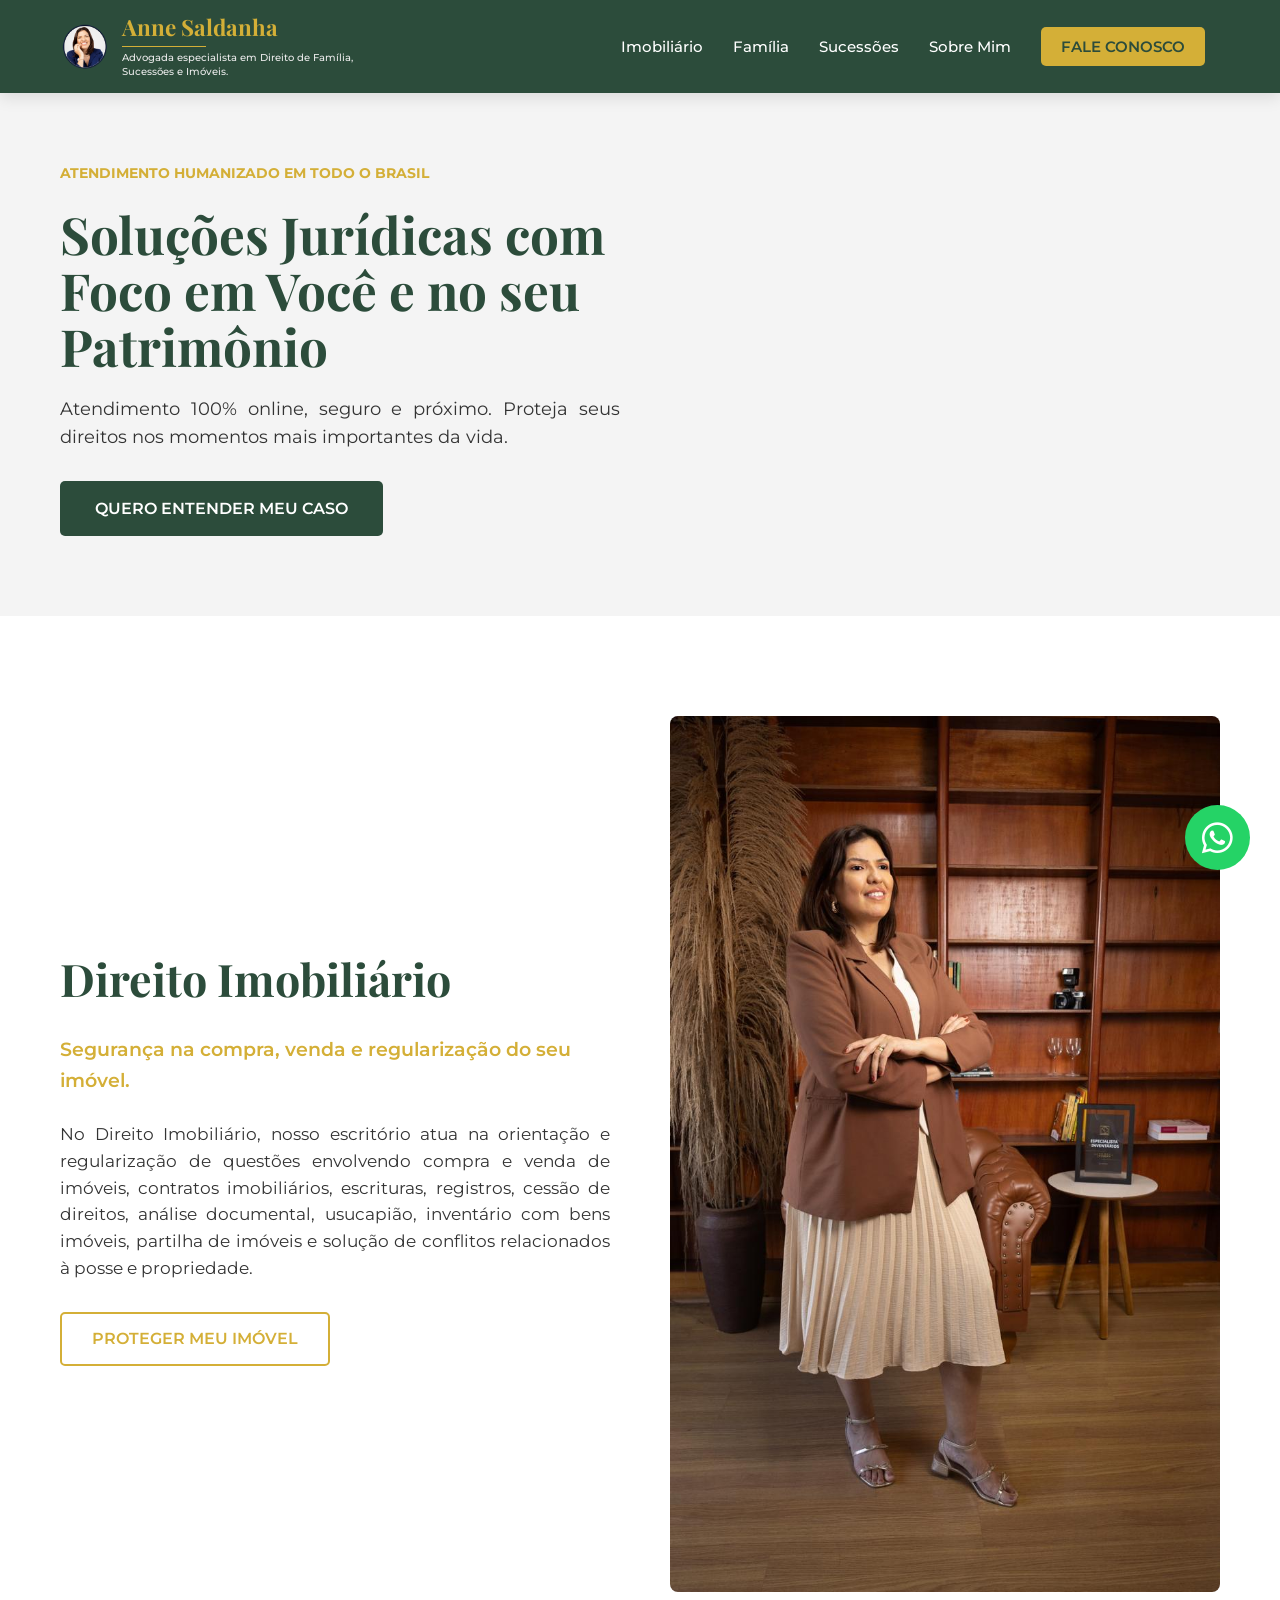
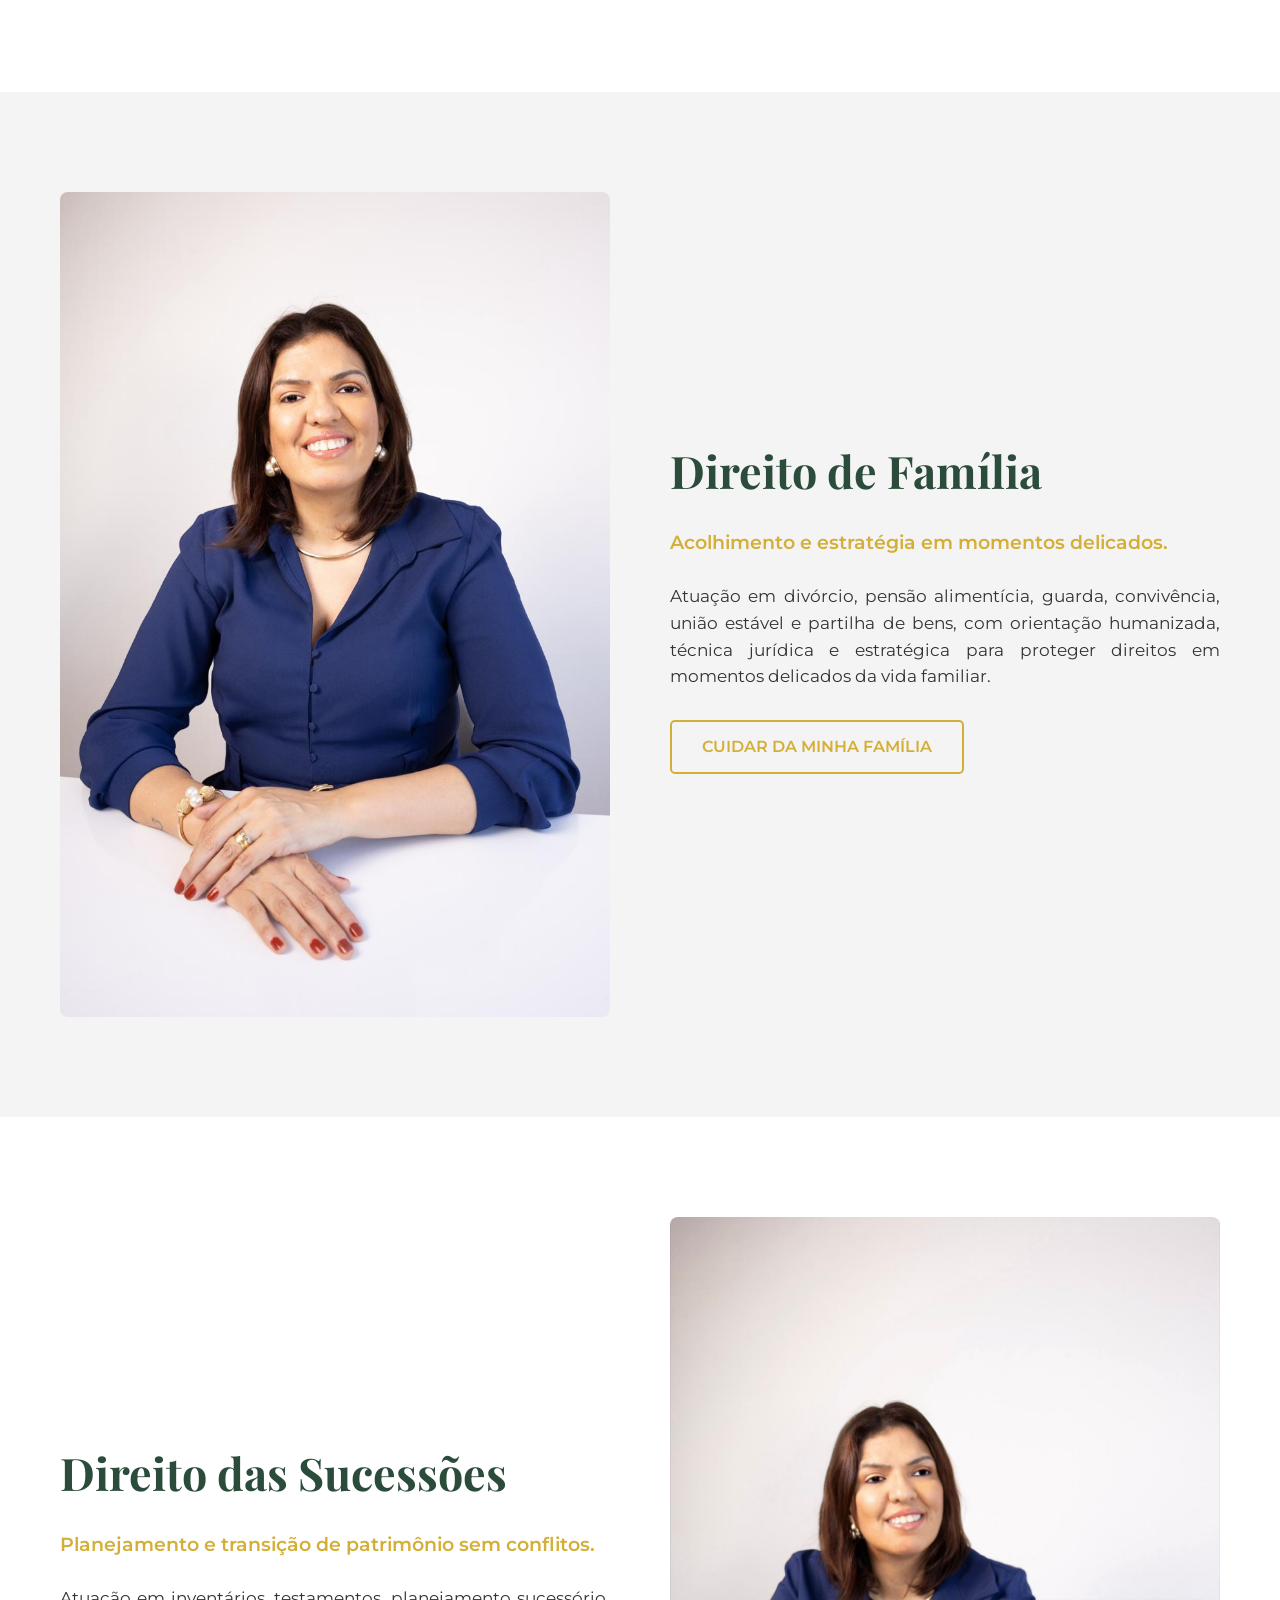
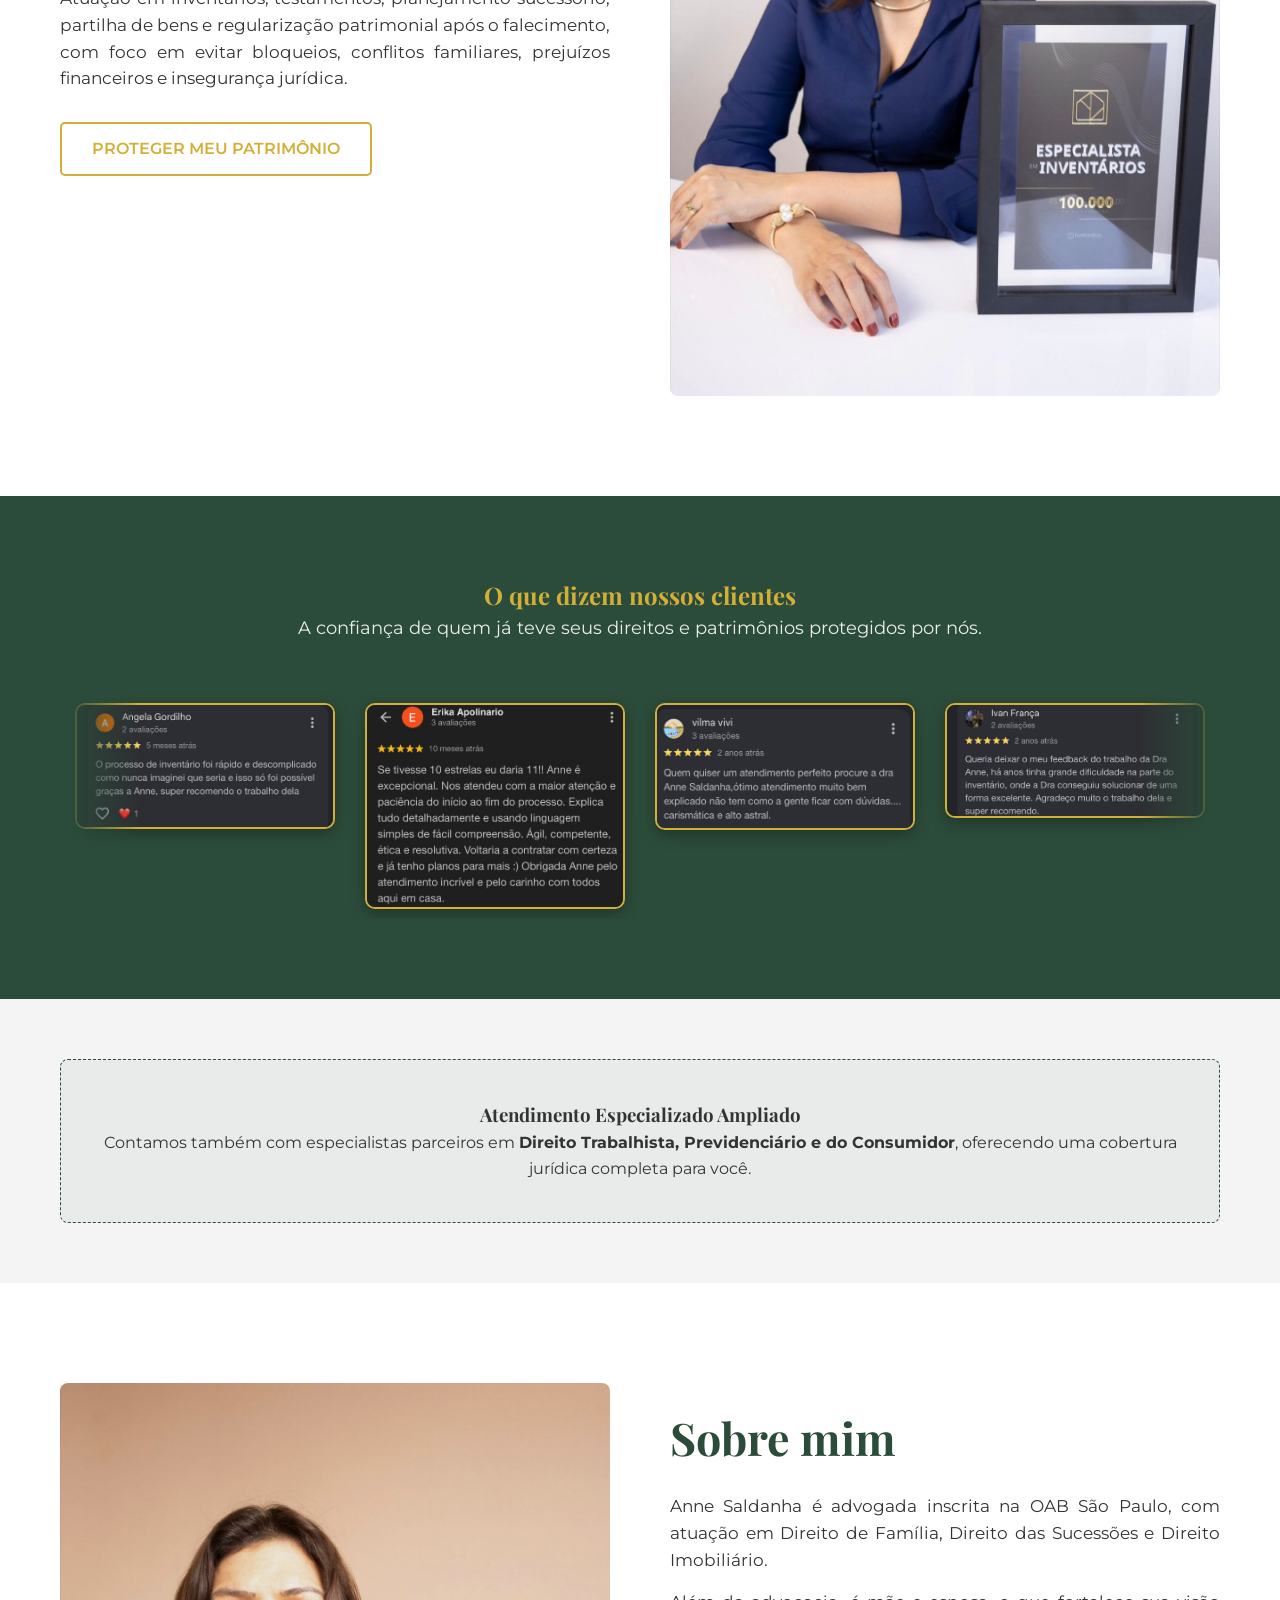
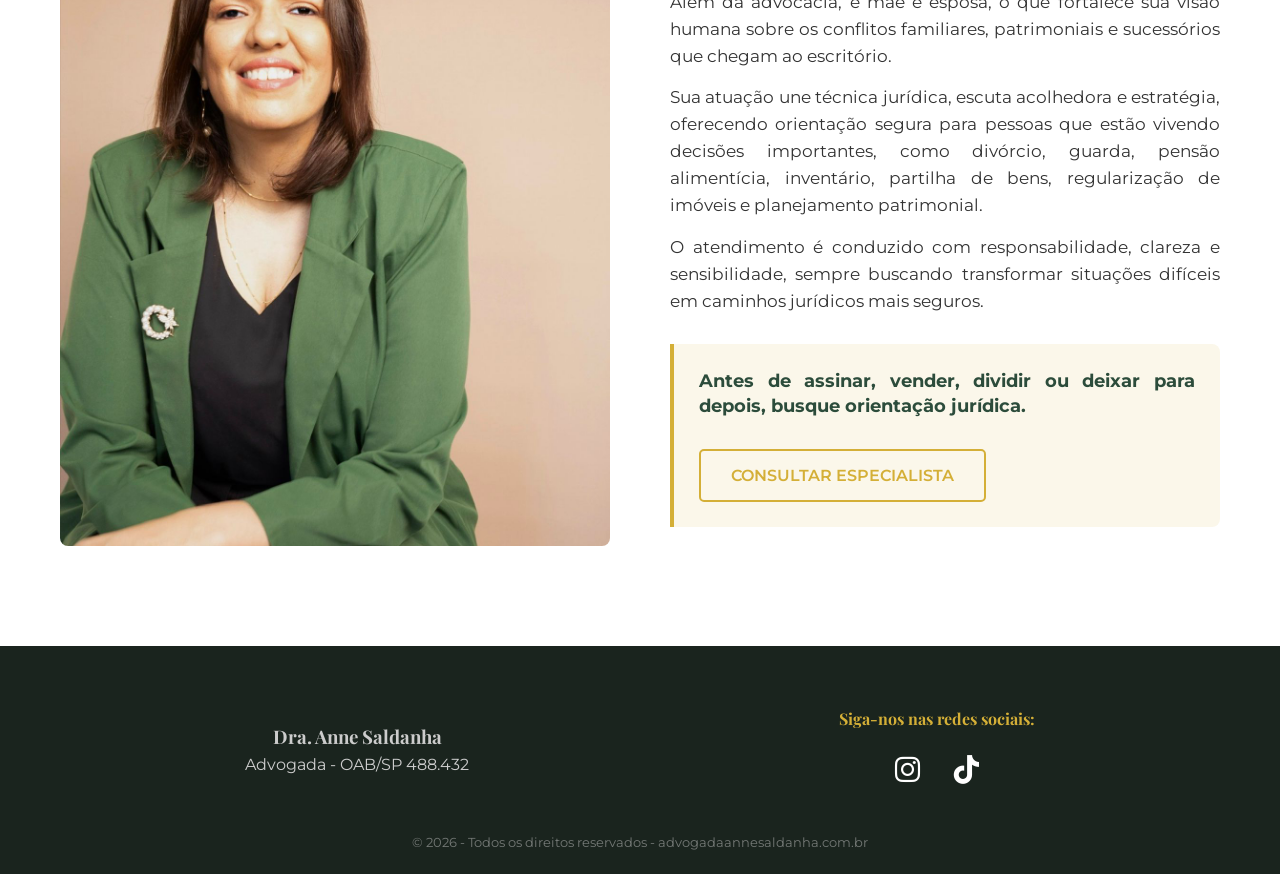
<file: index.html>
<!DOCTYPE html>
<html lang="pt-BR">
<head>
    <meta charset="UTF-8">
    <meta name="viewport" content="width=device-width, initial-scale=1.0">
    <title>Dra. Anne Saldanha | Advocacia Humanizada</title>
    <meta name="description" content="Advogada especialista em Direito de Família, Sucessões e Imóveis. Atendimento em todo o Brasil.">
    <link rel="stylesheet" href="style.css">
    <link href="https://fonts.googleapis.com/css2?family=Playfair+Display:wght@700&family=Montserrat:wght@300;400;500;600;700&display=swap" rel="stylesheet">
    <link rel="stylesheet" href="https://cdnjs.cloudflare.com/ajax/libs/font-awesome/6.0.0/css/all.min.css">
</head>
<body>

    <header id="header">
        <nav class="navbar container">
            <div class="logo">
                <img src="img/Logo.png" alt="Logo Anne Saldanha">
                <div class="logo-text-container">
                    <span class="logo-title">Anne Saldanha</span>
                    
                    <div class="logo-simple-line"></div>
                    
                    <span class="logo-subtitle">Advogada especialista em Direito de Família, Sucessões e Imóveis.</span>
                </div>
            </div>
            
            <div class="menu-toggle" id="mobile-menu">
                <i class="fa-solid fa-bars"></i>
            </div>

            <ul class="nav-menu" id="nav-menu">
                <li><a href="#imobiliario">Imobiliário</a></li>
                <li><a href="#familia">Família</a></li>
                <li><a href="#sucessoes">Sucessões</a></li>
                <li><a href="#sobre">Sobre Mim</a></li>
                <li><a href="whatsapp.html" class="btn-nav">FALE CONOSCO</a></li>
            </ul>
        </nav>
    </header>

    <section id="inicio" class="hero bg-gelo">
        <div class="container hero-grid">
            <div class="hero-text">
                <span class="tag">Atendimento Humanizado em todo o Brasil</span>
                <h1>Soluções Jurídicas com Foco em Você e no seu Patrimônio</h1>
                <p class="text-justify">Atendimento 100% online, seguro e próximo. Proteja seus direitos nos momentos mais importantes da vida.</p>
                <a href="whatsapp.html" class="btn-primary">QUERO ENTENDER MEU CASO</a>

        </div>
    </section>

    <section id="imobiliario" class="area-section bg-branco">
        <div class="container area-grid inverte-mobile">
            <div class="area-text">
                <h2>Direito Imobiliário</h2>
                <p class="subtitle">Segurança na compra, venda e regularização do seu imóvel.</p>
                <p class="text-justify">No Direito Imobiliário, nosso escritório atua na orientação e regularização de questões envolvendo compra e venda de imóveis, contratos imobiliários, escrituras, registros, cessão de direitos, análise documental, usucapião, inventário com bens imóveis, partilha de imóveis e solução de conflitos relacionados à posse e propriedade.</p>
                <a href="whatsapp.html" class="btn-gold">PROTEGER MEU IMÓVEL</a>
            </div>
            <div class="area-img">
                <img src="img/Foto 2.jpeg" alt="Direito Imobiliário">
            </div>
        </div>
    </section>

    <section id="familia" class="area-section bg-gelo">
        <div class="container area-grid">
            <div class="area-img">
                <img src="img/Foto 3.jpeg" alt="Direito de Família">
            </div>
            <div class="area-text">
                <h2>Direito de Família</h2>
                <p class="subtitle">Acolhimento e estratégia em momentos delicados.</p>
                <p class="text-justify">Atuação em divórcio, pensão alimentícia, guarda, convivência, união estável e partilha de bens, com orientação humanizada, técnica jurídica e estratégica para proteger direitos em momentos delicados da vida familiar.</p>
                <a href="whatsapp.html" class="btn-gold">CUIDAR DA MINHA FAMÍLIA</a>
            </div>
        </div>
    </section>

    <section id="sucessoes" class="area-section bg-branco">
        <div class="container area-grid inverte-mobile">
            <div class="area-text">
                <h2>Direito das Sucessões</h2>
                <p class="subtitle">Planejamento e transição de patrimônio sem conflitos.</p>
                <p class="text-justify">Atuação em inventários, testamentos, planejamento sucessório, partilha de bens e regularização patrimonial após o falecimento, com foco em evitar bloqueios, conflitos familiares, prejuízos financeiros e insegurança jurídica.</p>
                <a href="whatsapp.html" class="btn-gold">PROTEGER MEU PATRIMÔNIO</a>
            </div>
            <div class="area-img">
                <img src="img/foto4 sucessao.jpeg" alt="Direito das Sucessões">
            </div>
        </div>
    </section>

    <section id="depoimentos" class="depoimentos bg-verde">
        <div class="container text-center">
            <h2 class="section-title text-gold">O que dizem nossos clientes</h2>
            <p class="subtitle-branco">A confiança de quem já teve seus direitos e patrimônios protegidos por nós.</p>
            
            <div class="carousel-wrapper">
                <div class="carousel-track">
                    <div class="slide"><img src="img/Avaliacao1.jpeg" alt="Avaliação 1"></div>
                    <div class="slide"><img src="img/Avaliacao2.jpeg" alt="Avaliação 2"></div>
                    <div class="slide"><img src="img/Avaliacao3.jpeg" alt="Avaliação 3"></div>
                    <div class="slide"><img src="img/Avaliacao4.jpeg" alt="Avaliação 4"></div>
                    <div class="slide"><img src="img/Avaliacao5.jpeg" alt="Avaliação 5"></div>

                    <div class="slide"><img src="img/Avaliacao1.jpeg" alt="Avaliação 1"></div>
                    <div class="slide"><img src="img/Avaliacao2.jpeg" alt="Avaliação 2"></div>
                    <div class="slide"><img src="img/Avaliacao3.jpeg" alt="Avaliação 3"></div>
                    <div class="slide"><img src="img/Avaliacao4.jpeg" alt="Avaliação 4"></div>
                    <div class="slide"><img src="img/Avaliacao5.jpeg" alt="Avaliação 5"></div>
                </div>
            </div>
        </div>
    </section>

    <section class="parceiros-section bg-gelo">
        <div class="container">
            <div class="parceiros-box">
                <h3>Atendimento Especializado Ampliado</h3>
                <p>Contamos também com especialistas parceiros em <strong>Direito Trabalhista, Previdenciário e do Consumidor</strong>, oferecendo uma cobertura jurídica completa para você.</p>
            </div>
        </div>
    </section>

    <section id="sobre" class="sobre bg-branco">
        <div class="container area-grid">
            <div class="area-img">
                <img src="img/foto5.jpeg" alt="Anne Saldanha - Advogada">
            </div>
            <div class="area-text">
                <h2>Sobre mim</h2>
                <p class="text-justify">Anne Saldanha é advogada inscrita na OAB São Paulo, com atuação em Direito de Família, Direito das Sucessões e Direito Imobiliário.</p>
                <p class="text-justify">Além da advocacia, é mãe e esposa, o que fortalece sua visão humana sobre os conflitos familiares, patrimoniais e sucessórios que chegam ao escritório.</p>
                <p class="text-justify">Sua atuação une técnica jurídica, escuta acolhedora e estratégia, oferecendo orientação segura para pessoas que estão vivendo decisões importantes, como divórcio, guarda, pensão alimentícia, inventário, partilha de bens, regularização de imóveis e planejamento patrimonial.</p>
                <p class="text-justify">O atendimento é conduzido com responsabilidade, clareza e sensibilidade, sempre buscando transformar situações difíceis em caminhos jurídicos mais seguros.</p>
                
                <div class="cta-box">
                    <p class="cta-texto text-justify"><strong>Antes de assinar, vender, dividir ou deixar para depois, busque orientação jurídica.</strong></p>
                    <a href="whatsapp.html" class="btn-gold">CONSULTAR ESPECIALISTA</a>
                </div>
            </div>
        </div>
    </section>

    <footer>
        <div class="container footer-grid">
            <div class="footer-info">
                <h3>Dra. Anne Saldanha</h3>
                <p>Advogada - OAB/SP 488.432</p>
            </div>
            <div class="footer-social">
                <h4>Siga-nos nas redes sociais:</h4>
                <div class="social-icons">
                    <a href="https://www.instagram.com/annesaldanha.adv" target="_blank"><i class="fa-brands fa-instagram"></i></a>
                    <a href="https://www.tiktok.com/@annesaldanha.adv" target="_blank"><i class="fa-brands fa-tiktok"></i></a>
                </div>
            </div>
        </div>
        <p class="copyright">&copy; 2026 - Todos os direitos reservados - advogadaannesaldanha.com.br</p>
    </footer>

    <a href="whatsapp.html" class="whats-float pulse" target="_blank">
        <i class="fa-brands fa-whatsapp"></i>
    </a>
    <button id="backToTop" class="btn-up"><i class="fa-solid fa-arrow-up"></i></button>

    <div id="notificacao-fale" class="floating-notif">
        <div class="badge-notif">1</div>
        <i class="fa-brands fa-whatsapp ico-notif"></i>
        <span>Estamos online. Fale conosco!</span>
        <a href="whatsapp.html" class="btn-notif">INICIAR CONVERSA</a>
        <button id="close-notif">×</button>
    </div>

    <script src="script.js"></script>
</body>
</html>
</file>
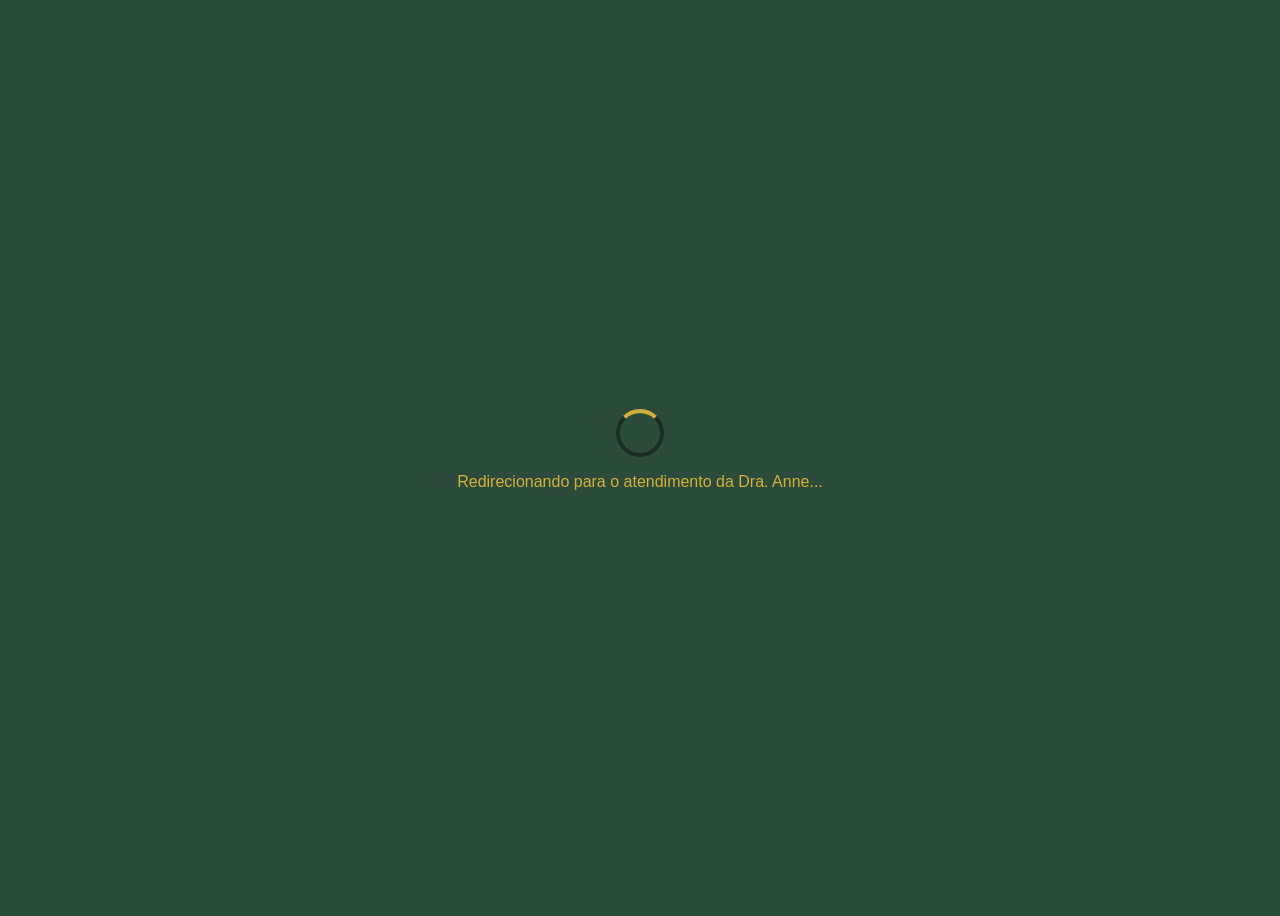
<file: whatsapp.html>
<!DOCTYPE html>
<html lang="pt-BR">
<head>
    <meta charset="UTF-8">
    <title>Redirecionando...</title>
    <script>
        // Exemplo: fbq('track', 'Contact');
    </script>
    <style>
        body { background: #2c4c3b; color: #d4af37; display: flex; flex-direction: column; align-items: center; justify-content: center; height: 100vh; font-family: sans-serif; }
        .loader { border: 4px solid #1a2f24; border-top: 4px solid #d4af37; border-radius: 50%; width: 40px; height: 40px; animation: spin 1s linear infinite; }
        @keyframes spin { 0% { transform: rotate(0deg); } 100% { transform: rotate(360deg); } }
    </style>
</head>
<body>
    <div class="loader"></div>
    <p>Redirecionando para o atendimento da Dra. Anne...</p>
    <script>
        setTimeout(() => {
            window.location.href = "https://wa.me/5511991165048?text=Olá,%20Dra.%20Anne.%20Vim%20pelo%20site%20e%20gostaria%20de%20uma%20consulta.";
        }, 1500); // 1.5 segundos para o pixel disparar
    </script>
</body>
</html>
</file>
<file: style.css>
/* --- CONFIGURAÇÕES GERAIS --- */
:root {
    --verde: #2c4c3b;
    --dourado: #d4af37;
    --branco: #ffffff;
    --gelo: #f4f4f4;
    --texto: #333;
    --texto-claro: #eaeaea; 
}

* { margin: 0; padding: 0; box-sizing: border-box; }
body { font-family: 'Montserrat', sans-serif; color: var(--texto); overflow-x: hidden; line-height: 1.6; }
h1, h2, h3, .logo-title { font-family: 'Playfair Display', serif; }
.container { max-width: 1200px; margin: 0 auto; padding: 0 20px; }
img { max-width: 100%; border-radius: 8px; display: block; }
.bg-branco { background-color: var(--branco); }
.bg-gelo { background-color: var(--gelo); }
.bg-verde { background-color: var(--verde); }
.text-center { text-align: center; }
.text-justify { text-align: justify; }

/* --- NAVBAR E LOGO ATUALIZADA --- */
#header {
    background: var(--verde);
    padding: 15px 0;
    position: fixed;
    width: 100%;
    top: 0;
    z-index: 1000;
    transition: 0.4s;
}
.navbar { display: flex; justify-content: space-between; align-items: center; }

.logo { display: flex; align-items: center; flex-direction: row; gap: 12px; }
.logo img { height: 50px; width: auto; margin: 0; }
.logo-text-container { display: flex; flex-direction: column; justify-content: center; }
.logo-title { color: var(--dourado); font-size: 1.4rem; font-weight: 700; white-space: nowrap; line-height: 1.1; }

/* SEPARADOR SIMPLIFICADO (APENAS UM TRAÇO) */
.logo-simple-line {
    height: 1.5px;
    background-color: var(--dourado);
    width: 30%;
    margin: 6px 0 4px 0;
}

.logo-subtitle { 
    color: var(--texto-claro); 
    font-size: 0.65rem; 
    font-family: 'Montserrat', sans-serif; 
    font-weight: 500; 
    max-width: 280px; 
    line-height: 1.3; 
}

.nav-menu { display: flex; list-style: none; align-items: center; }
.nav-menu li a { color: var(--branco); text-decoration: none; margin: 0 15px; font-weight: 500; font-size: 0.95rem; transition: 0.3s; }
.nav-menu li a:hover { color: var(--dourado); }
.btn-nav { background: var(--dourado); color: var(--verde) !important; padding: 10px 20px; border-radius: 5px; font-weight: 600 !important; }

.menu-toggle { display: none; cursor: pointer; color: var(--dourado); font-size: 1.8rem; }

/* Mobile Navbar */
@media (max-width: 900px) {
    .menu-toggle { display: block; z-index: 1001; } 
    .logo img { height: 40px; }
    .logo-title { font-size: 1.1rem; }
    .logo-simple-line { max-width: 170px; }
    .logo-subtitle { 
        display: block !important; 
        font-size: 0.55rem; 
        white-space: normal; 
        max-width: 170px; 
        line-height: 1.2;
    }
    .nav-menu { 
        position: absolute;
        top: 100%; 
        left: -100%; 
        flex-direction: column;
        background-color: var(--verde);
        width: 100%;
        text-align: center;
        transition: 0.4s ease-in-out;
        box-shadow: 0 10px 15px rgba(0,0,0,0.2);
        padding: 20px 0 30px;
    }
    .nav-menu.active { left: 0; }
    .nav-menu li { margin: 20px 0; }
    .btn-nav { display: inline-block; margin-top: 10px; }
}

/* --- HERO SECTION --- */
.hero { padding: 160px 0 80px; }
.hero-grid { display: grid; grid-template-columns: 1fr 1fr; gap: 40px; align-items: center; }
.tag { color: var(--dourado); font-weight: 700; text-transform: uppercase; font-size: 0.9rem; }
.hero h1 { font-size: 3.2rem; color: var(--verde); margin: 20px 0; line-height: 1.1; }
.hero p { font-size: 1.1rem; margin-bottom: 30px; }
.btn-primary { background: var(--verde); color: var(--branco); padding: 15px 35px; border-radius: 5px; text-decoration: none; display: inline-block; font-weight: 600; transition: 0.3s; }
.btn-primary:hover { background: var(--dourado); color: var(--verde); }

@media (max-width: 768px) {
    .hero { padding: 120px 0 60px; text-align: center; }
    .hero-grid { grid-template-columns: 1fr; }
    .hero h1 { font-size: 2.2rem; }
}

/* --- ESTRUTURA PADRÃO DE ÁREAS --- */
.area-section, .sobre { padding: 100px 0; }
.area-grid { display: grid; grid-template-columns: 1fr 1fr; gap: 60px; align-items: center; }
.area-text h2 { font-size: 2.8rem; color: var(--verde); margin-bottom: 20px; }
.area-text p { margin-bottom: 15px; font-size: 1.05rem; }
.subtitle { color: var(--dourado); font-weight: 600; margin-bottom: 25px !important; font-size: 1.2rem !important; }

.btn-gold { border: 2px solid var(--dourado); color: var(--dourado); padding: 12px 30px; text-decoration: none; border-radius: 5px; font-weight: 600; transition: 0.3s; display: inline-block; margin-top: 15px; }
.btn-gold:hover { background: var(--dourado); color: var(--branco); }

/* Caixa de Destaque CTA (Sobre mim) */
.cta-box { background: rgba(212, 175, 55, 0.1); border-left: 4px solid var(--dourado); padding: 25px; margin-top: 30px; border-radius: 0 8px 8px 0; }
.cta-texto { color: var(--verde); font-size: 1.1rem !important; margin-bottom: 15px !important; line-height: 1.4; }

@media (max-width: 768px) {
    .area-section, .sobre { padding: 60px 0; }
    .area-grid { grid-template-columns: 1fr; gap: 40px; text-align: center; }
    .area-text h2 { font-size: 2.2rem; }
    .inverte-mobile .area-text { order: 2; }
    .inverte-mobile .area-img { order: 1; }
}

/* --- DEPOIMENTOS (CARROSSEL) --- */
.depoimentos { padding: 80px 0; overflow: hidden; }
.text-gold { color: var(--dourado); }
.subtitle-branco { color: var(--branco); margin-bottom: 50px; font-size: 1.1rem; opacity: 0.9; }

.carousel-wrapper { width: 100%; max-width: 1160px; margin: 0 auto; overflow: hidden; position: relative; padding: 10px 0; }
.carousel-wrapper::before, .carousel-wrapper::after { content: ''; position: absolute; top: 0; width: 80px; height: 100%; z-index: 2; }
.carousel-wrapper::before { left: 0; background: linear-gradient(to right, var(--verde) 0%, transparent 100%); }
.carousel-wrapper::after { right: 0; background: linear-gradient(to left, var(--verde) 0%, transparent 100%); }

.carousel-track { display: flex; width: max-content; animation: scroll-carrossel 30s linear infinite; }
.carousel-track:hover { animation-play-state: paused; }

.slide { width: 290px; padding: 0 15px; flex-shrink: 0; }
.slide img { width: 100%; height: auto; border-radius: 10px; border: 2px solid var(--dourado); box-shadow: 0 5px 15px rgba(0,0,0,0.3); }

@keyframes scroll-carrossel {
    0% { transform: translateX(0); }
    100% { transform: translateX(calc(-290px * 5)); } 
}

@media (max-width: 768px) {
    .carousel-wrapper::before, .carousel-wrapper::after { width: 30px; }
    .slide { width: calc(100vw - 40px); }
    @keyframes scroll-carrossel {
        0% { transform: translateX(0); }
        100% { transform: translateX(calc((100vw - 40px) * -5)); }
    }
}

/* --- PARCEIROS --- */
.parceiros-section { padding: 60px 0; }
.parceiros-box { background-color: rgba(44, 76, 59, 0.05); padding: 40px; border-radius: 8px; text-align: center; border: 1px dashed var(--verde); }

/* --- FOOTER ATUALIZADO --- */
footer { background: #1a241e; padding: 60px 0 20px; color: #ccc; text-align: center; }
.footer-grid { display: flex; justify-content: space-around; align-items: center; margin-bottom: 40px; }
.footer-social h4 { color: var(--dourado); margin-bottom: 15px; font-family: 'Playfair Display', serif; }
.social-icons a { color: var(--branco); font-size: 1.8rem; margin: 0 15px; transition: 0.3s; }
.social-icons a:hover { color: var(--dourado); }
.copyright { font-size: 0.8rem; opacity: 0.5; margin-top: 20px; }

@media (max-width: 768px) {
    .footer-grid { flex-direction: column; gap: 30px; }
}

/* --- NOTIFICAÇÃO --- */
.floating-notif { position: fixed; bottom: -200px; right: 30px; background-color: #ffffff; border: 2px solid #25d366; border-radius: 12px; padding: 25px; width: 320px; box-shadow: 0 10px 30px rgba(0,0,0,0.2); z-index: 1002; display: flex; flex-direction: column; align-items: center; text-align: center; transition: 0.6s ease-out; opacity: 0; }
.floating-notif.show { bottom: 30px; opacity: 1; }
@media (min-width: 901px) { .floating-notif.show { bottom: 30px; right: 120px; } }
@media (max-width: 900px) { .floating-notif { width: calc(100% - 60px); right: 30px; } }

.badge-notif { position: absolute; top: -15px; left: -15px; background-color: #ff3b30; color: #ffffff; width: 30px; height: 30px; border-radius: 50%; font-weight: 700; display: flex; justify-content: center; align-items: center; font-size: 1rem; }
.ico-notif { font-size: 3rem; color: #25d366; margin-bottom: 15px; }
.btn-notif { background-color: #25d366; color: #ffffff; padding: 12px 30px; border-radius: 8px; text-decoration: none; font-weight: 700; width: 100%; transition: 0.3s; }
#close-notif { position: absolute; top: 10px; right: 15px; background: none; border: none; color: #aaa; font-size: 1.5rem; cursor: pointer; }

/* --- WHATS E UP --- */
.whats-float { position: fixed; bottom: 30px; right: 30px; background: #25d366; color: #fff; width: 65px; height: 65px; border-radius: 50%; display: flex; justify-content: center; align-items: center; font-size: 35px; z-index: 1000; text-decoration: none; }
.pulse { animation: pulse-animation 2s infinite; }
@keyframes pulse-animation { 0% { box-shadow: 0 0 0 0px rgba(37, 211, 102, 0.7); } 100% { box-shadow: 0 0 0 20px rgba(37, 211, 102, 0); } }
.btn-up { position: fixed; bottom: 110px; right: 35px; background: var(--dourado); color: var(--verde); border: none; width: 50px; height: 50px; border-radius: 50%; cursor: pointer; display: none; z-index: 999; }
</file>
